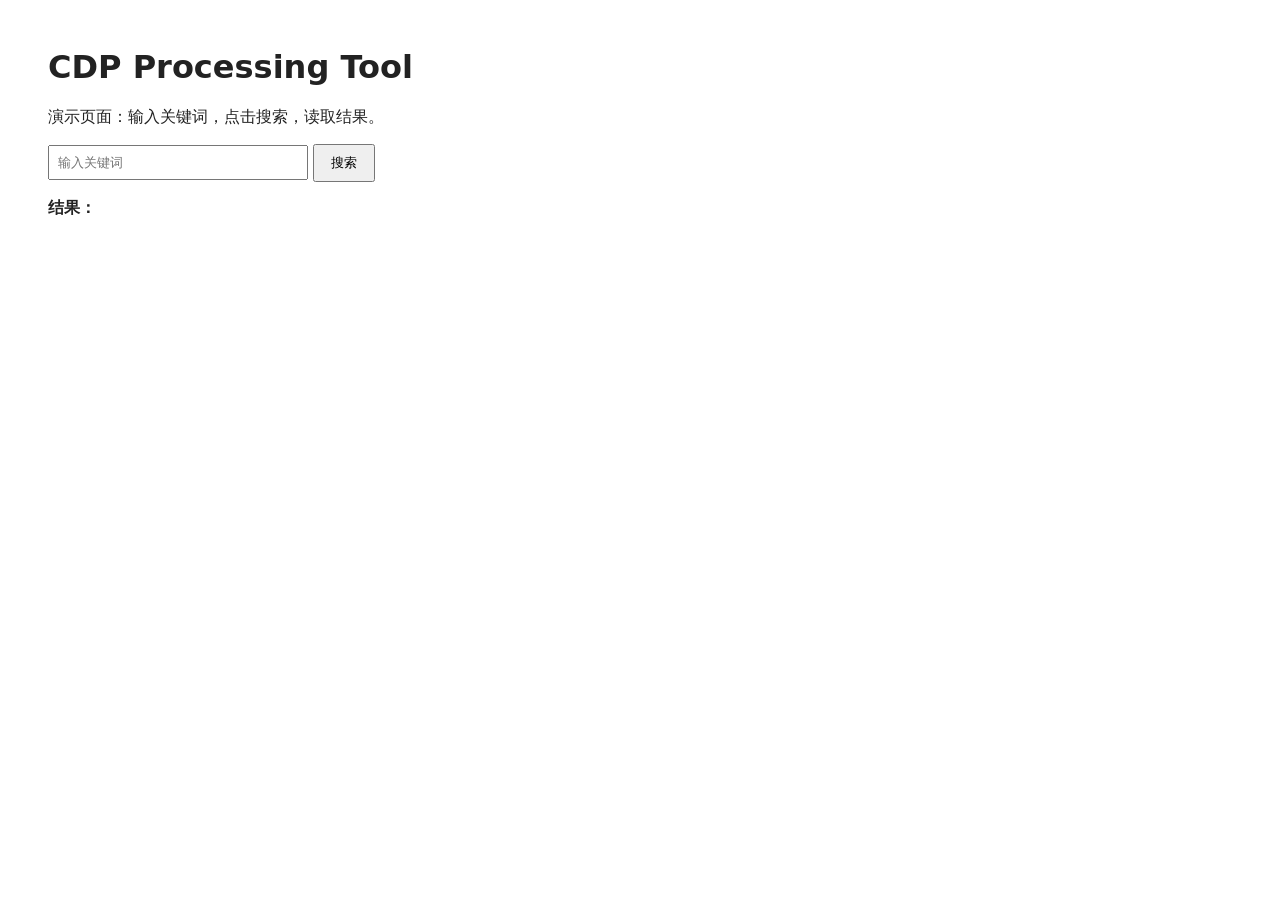
<file: CdpTools/examples/demo_page.html>
<!DOCTYPE html>
<html lang="zh-CN">
<head>
  <meta charset="utf-8">
  <title>CDP Processing Tool - Demo</title>
  <style>
    body { font-family: system-ui, sans-serif; margin: 48px; color: #222; }
    #kw { padding: 8px; width: 240px; }
    #go { padding: 8px 16px; }
    #result { margin-top: 16px; font-weight: 600; }
  </style>
</head>
<body>
  <main id="app">
    <h1 id="title">CDP Processing Tool</h1>
    <p>演示页面：输入关键词，点击搜索，读取结果。</p>
    <input id="kw" class="search-input" placeholder="输入关键词">
    <button id="go" class="btn">搜索</button>
    <p id="result">结果：</p>
  </main>
  <script>
    document.getElementById('go').addEventListener('click', function () {
      var kw = document.getElementById('kw').value.trim();
      document.getElementById('result').textContent = '结果：' + (kw || '（空）');
    });
  </script>
</body>
</html>
</file>
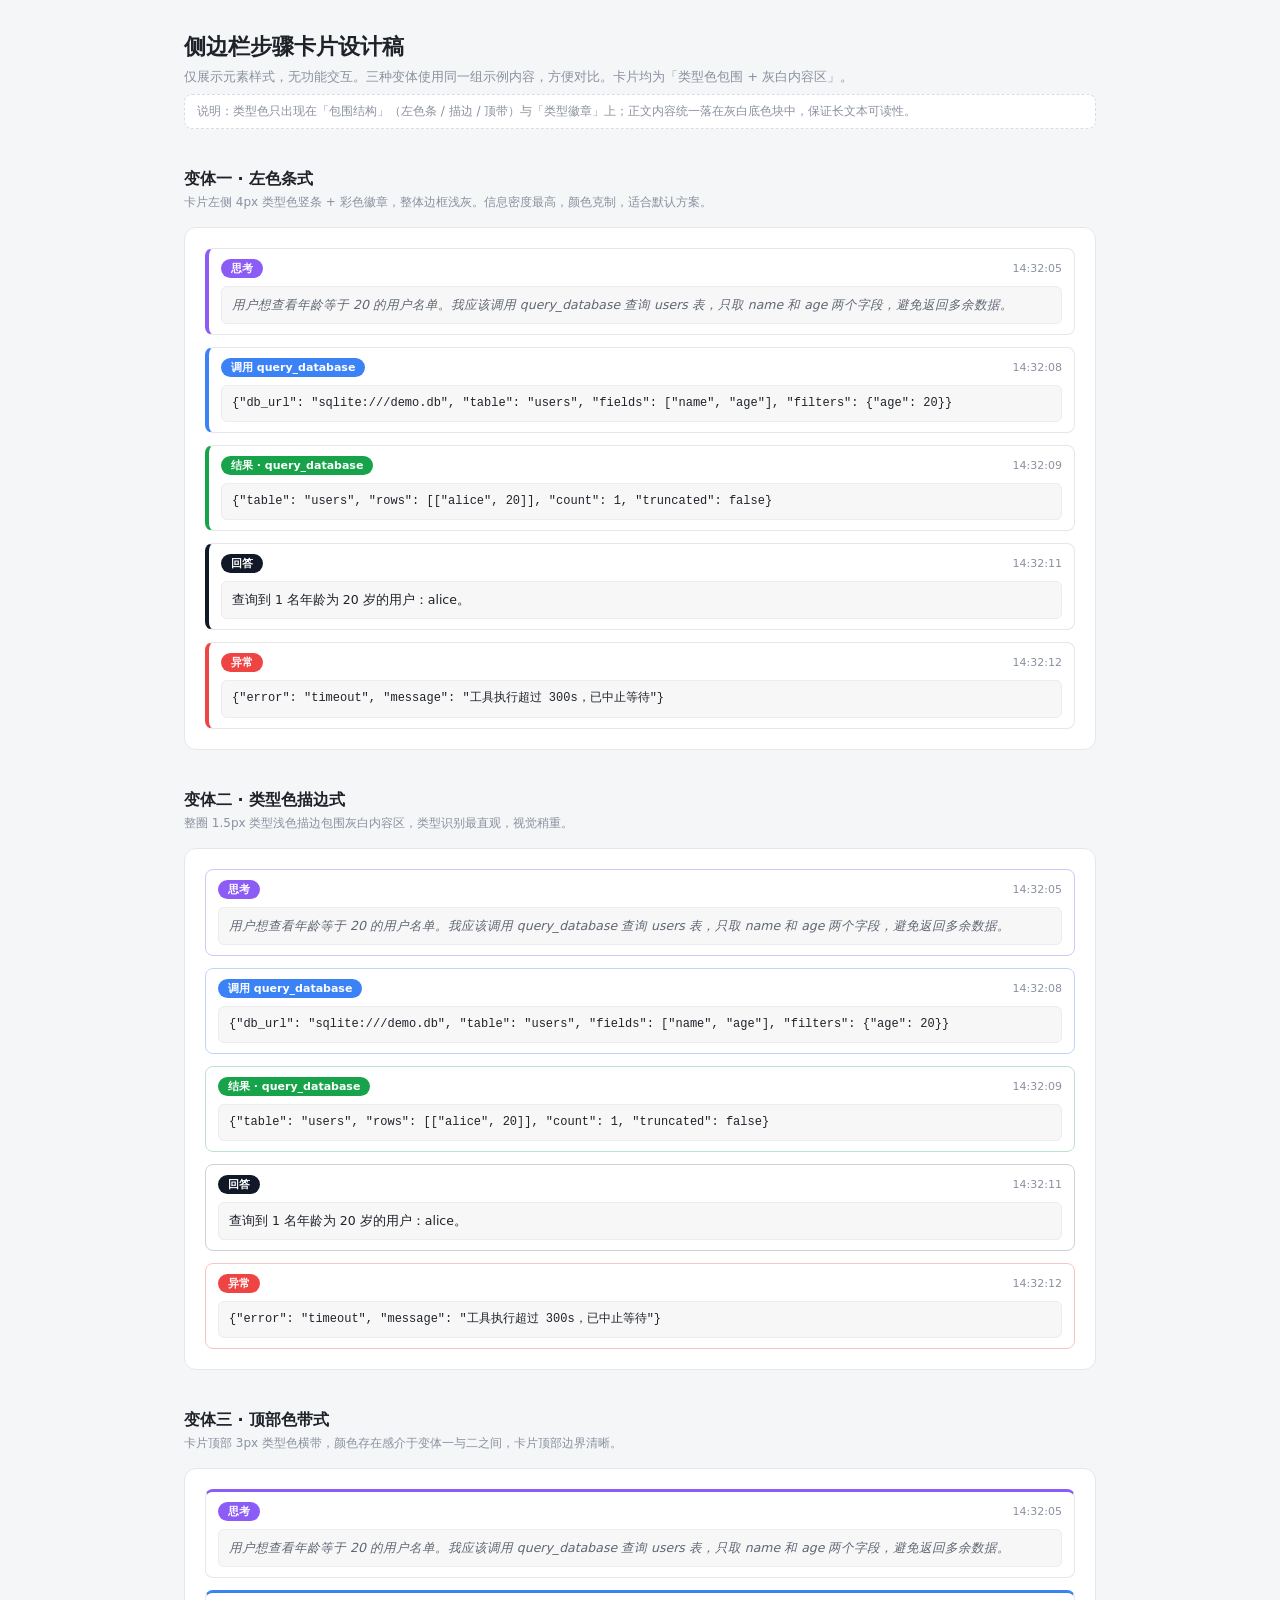
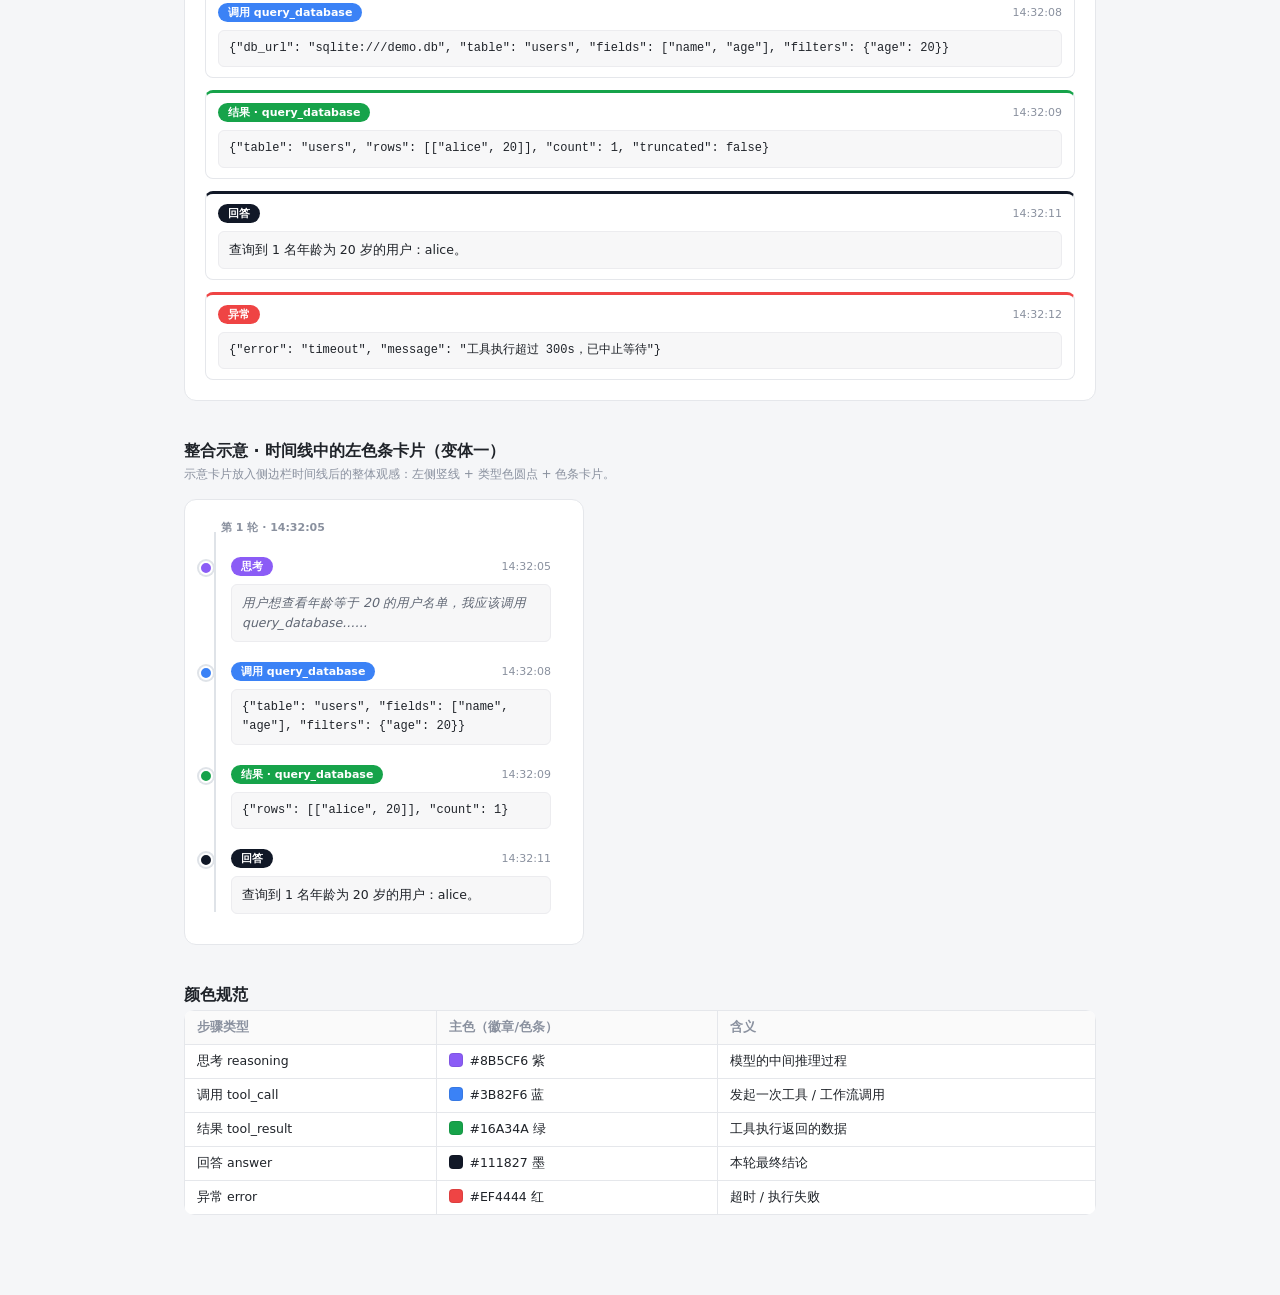
<file: agent/web/static/step-card-design.html>
<!DOCTYPE html>
<html lang="zh-CN">
<head>
<meta charset="UTF-8">
<meta name="viewport" content="width=device-width, initial-scale=1.0">
<title>侧边栏步骤卡片 · 设计稿</title>
<style>
:root {
  --ink: #1f2329;
  --muted: #8a919f;
  --card-bg: #ffffff;
  --body-bg: #f5f6f8;
  --content-bg: #f7f7f8;      /* 卡片内容区：灰白 */
  --content-border: #ececef;

  /* 步骤类型色 */
  --reasoning: #8b5cf6;  --reasoning-soft: #f3eefa;
  --toolcall:   #3b82f6;  --toolcall-soft:   #eaf1fe;
  --toolresult: #16a34a;  --toolresult-soft: #eaf7ef;
  --answer:     #111827;  --answer-soft:     #ececed;
  --error:      #ef4444;  --error-soft:      #fdecec;
}

* { box-sizing: border-box; }

body {
  margin: 0;
  font-family: "Segoe UI", "Microsoft YaHei", system-ui, sans-serif;
  background: var(--body-bg);
  color: var(--ink);
}

.page { max-width: 960px; margin: 0 auto; padding: 32px 24px 80px; }

.page-head h1 { font-size: 22px; margin: 0 0 6px; }
.page-head p { color: var(--muted); font-size: 13px; margin: 0 0 8px; }
.page-head .tip {
  font-size: 12px; color: var(--muted); background: #fff;
  border: 1px dashed #d8dde5; border-radius: 8px; padding: 8px 12px;
}

section { margin-top: 40px; }
section > h2 { font-size: 16px; margin: 0 0 4px; }
section > p.desc { font-size: 12px; color: var(--muted); margin: 0 0 16px; }

.demo {
  border: 1px solid #e5e7eb; border-radius: 12px; background: #fff;
  padding: 20px 20px; display: flex; flex-direction: column; gap: 12px;
}

/* ============ 卡片公共骨架 ============ */
.card {
  border-radius: 8px;
  background: var(--card-bg);
  padding: 10px 12px;
}

.card .head {
  display: flex; align-items: center; justify-content: space-between;
  margin-bottom: 8px;
}

.card .badge {
  font-size: 11px; font-weight: 600; line-height: 1;
  padding: 4px 10px; border-radius: 999px; color: #fff;
}

.card .time {
  font-size: 11px; color: var(--muted);
  font-variant-numeric: tabular-nums;
}

.card .body {
  background: var(--content-bg);            /* 灰白内容区 */
  border: 1px solid var(--content-border);
  border-radius: 6px;
  padding: 8px 10px;
  font-size: 12.5px; line-height: 1.6;
  white-space: pre-wrap; word-break: break-word;
}

.card .body.mono { font-family: "Cascadia Code", Consolas, monospace; font-size: 12px; }
.card.reasoning .body { color: #5f6673; font-style: italic; }

/* 类型色分配 */
.card.reasoning  .badge { background: var(--reasoning); }
.card.toolcall   .badge { background: var(--toolcall); }
.card.toolresult .badge { background: var(--toolresult); }
.card.answer     .badge { background: var(--answer); }
.card.error      .badge { background: var(--error); }

/* ============ 变体 1：左色条 ============ */
.v1 .card { border: 1px solid #e5e7eb; border-left-width: 4px; }
.v1 .card.reasoning  { border-left-color: var(--reasoning); }
.v1 .card.toolcall   { border-left-color: var(--toolcall); }
.v1 .card.toolresult { border-left-color: var(--toolresult); }
.v1 .card.answer     { border-left-color: var(--answer); }
.v1 .card.error      { border-left-color: var(--error); }

/* ============ 变体 2：类型色整圈描边 ============ */
.v2 .card { border: 1.5px solid; }
.v2 .card.reasoning  { border-color: #d6c6f5; }
.v2 .card.toolcall   { border-color: #bfd4fb; }
.v2 .card.toolresult { border-color: #bce3cb; }
.v2 .card.answer     { border-color: #d1d1d4; }
.v2 .card.error      { border-color: #f6c6c6; }

/* ============ 变体 3：顶部色带 ============ */
.v3 .card { border: 1px solid #e5e7eb; border-top: 3px solid; }
.v3 .card.reasoning  { border-top-color: var(--reasoning); }
.v3 .card.toolcall   { border-top-color: var(--toolcall); }
.v3 .card.toolresult { border-top-color: var(--toolresult); }
.v3 .card.answer     { border-top-color: var(--answer); }
.v3 .card.error      { border-top-color: var(--error); }

/* ============ 时间线整合示意（变体1为例） ============ */
.tl-demo {
  border: 1px solid #e5e7eb; border-radius: 12px; background: #fff;
  padding: 20px; max-width: 400px; position: relative;
}
.tl-demo::before {
  content: ""; position: absolute; left: 29px; top: 32px; bottom: 32px;
  width: 2px; background: #dfe3e8;
}
.tl-demo .round-title {
  font-size: 11px; font-weight: 700; color: var(--muted); margin: 0 0 12px 16px;
}
.tl-demo .card { position: relative; margin-left: 14px; }
.tl-demo .card::before {
  content: ""; position: absolute; left: -20px; top: 14px;
  width: 10px; height: 10px; border-radius: 50%;
  border: 2px solid #fff; box-shadow: 0 0 0 2px #dfe3e8;
}
.tl-demo .card.reasoning::before  { background: var(--reasoning); }
.tl-demo .card.toolcall::before   { background: var(--toolcall); }
.tl-demo .card.toolresult::before { background: var(--toolresult); }
.tl-demo .card.answer::before     { background: var(--answer); }

/* ============ 颜色规范表 ============ */
table.spec { border-collapse: collapse; width: 100%; background: #fff; border-radius: 10px; overflow: hidden; font-size: 12.5px; }
table.spec th, table.spec td { border: 1px solid #e5e7eb; padding: 8px 12px; text-align: left; }
table.spec th { background: #fafafa; color: var(--muted); font-weight: 600; }
.swatch { display: inline-block; width: 14px; height: 14px; border-radius: 4px; vertical-align: -2px; margin-right: 6px; border: 1px solid rgba(0,0,0,.08); }
</style>
</head>
<body>
<div class="page">

  <div class="page-head">
    <h1>侧边栏步骤卡片设计稿</h1>
    <p>仅展示元素样式，无功能交互。三种变体使用同一组示例内容，方便对比。卡片均为「类型色包围 + 灰白内容区」。</p>
    <div class="tip">说明：类型色只出现在「包围结构」（左色条 / 描边 / 顶带）与「类型徽章」上；正文内容统一落在灰白底色块中，保证长文本可读性。</div>
  </div>

  <!-- ============ 变体 1 ============ -->
  <section>
    <h2>变体一 · 左色条式</h2>
    <p class="desc">卡片左侧 4px 类型色竖条 + 彩色徽章，整体边框浅灰。信息密度最高，颜色克制，适合默认方案。</p>
    <div class="demo v1">
      <div class="card reasoning">
        <div class="head"><span class="badge">思考</span><span class="time">14:32:05</span></div>
        <div class="body">用户想查看年龄等于 20 的用户名单。我应该调用 query_database 查询 users 表，只取 name 和 age 两个字段，避免返回多余数据。</div>
      </div>
      <div class="card toolcall">
        <div class="head"><span class="badge">调用 query_database</span><span class="time">14:32:08</span></div>
        <div class="body mono">{"db_url": "sqlite:///demo.db", "table": "users", "fields": ["name", "age"], "filters": {"age": 20}}</div>
      </div>
      <div class="card toolresult">
        <div class="head"><span class="badge">结果 · query_database</span><span class="time">14:32:09</span></div>
        <div class="body mono">{"table": "users", "rows": [["alice", 20]], "count": 1, "truncated": false}</div>
      </div>
      <div class="card answer">
        <div class="head"><span class="badge">回答</span><span class="time">14:32:11</span></div>
        <div class="body">查询到 1 名年龄为 20 岁的用户：alice。</div>
      </div>
      <div class="card error">
        <div class="head"><span class="badge">异常</span><span class="time">14:32:12</span></div>
        <div class="body mono">{"error": "timeout", "message": "工具执行超过 300s，已中止等待"}</div>
      </div>
    </div>
  </section>

  <!-- ============ 变体 2 ============ -->
  <section>
    <h2>变体二 · 类型色描边式</h2>
    <p class="desc">整圈 1.5px 类型浅色描边包围灰白内容区，类型识别最直观，视觉稍重。</p>
    <div class="demo v2">
      <div class="card reasoning">
        <div class="head"><span class="badge">思考</span><span class="time">14:32:05</span></div>
        <div class="body">用户想查看年龄等于 20 的用户名单。我应该调用 query_database 查询 users 表，只取 name 和 age 两个字段，避免返回多余数据。</div>
      </div>
      <div class="card toolcall">
        <div class="head"><span class="badge">调用 query_database</span><span class="time">14:32:08</span></div>
        <div class="body mono">{"db_url": "sqlite:///demo.db", "table": "users", "fields": ["name", "age"], "filters": {"age": 20}}</div>
      </div>
      <div class="card toolresult">
        <div class="head"><span class="badge">结果 · query_database</span><span class="time">14:32:09</span></div>
        <div class="body mono">{"table": "users", "rows": [["alice", 20]], "count": 1, "truncated": false}</div>
      </div>
      <div class="card answer">
        <div class="head"><span class="badge">回答</span><span class="time">14:32:11</span></div>
        <div class="body">查询到 1 名年龄为 20 岁的用户：alice。</div>
      </div>
      <div class="card error">
        <div class="head"><span class="badge">异常</span><span class="time">14:32:12</span></div>
        <div class="body mono">{"error": "timeout", "message": "工具执行超过 300s，已中止等待"}</div>
      </div>
    </div>
  </section>

  <!-- ============ 变体 3 ============ -->
  <section>
    <h2>变体三 · 顶部色带式</h2>
    <p class="desc">卡片顶部 3px 类型色横带，颜色存在感介于变体一与二之间，卡片顶部边界清晰。</p>
    <div class="demo v3">
      <div class="card reasoning">
        <div class="head"><span class="badge">思考</span><span class="time">14:32:05</span></div>
        <div class="body">用户想查看年龄等于 20 的用户名单。我应该调用 query_database 查询 users 表，只取 name 和 age 两个字段，避免返回多余数据。</div>
      </div>
      <div class="card toolcall">
        <div class="head"><span class="badge">调用 query_database</span><span class="time">14:32:08</span></div>
        <div class="body mono">{"db_url": "sqlite:///demo.db", "table": "users", "fields": ["name", "age"], "filters": {"age": 20}}</div>
      </div>
      <div class="card toolresult">
        <div class="head"><span class="badge">结果 · query_database</span><span class="time">14:32:09</span></div>
        <div class="body mono">{"table": "users", "rows": [["alice", 20]], "count": 1, "truncated": false}</div>
      </div>
      <div class="card answer">
        <div class="head"><span class="badge">回答</span><span class="time">14:32:11</span></div>
        <div class="body">查询到 1 名年龄为 20 岁的用户：alice。</div>
      </div>
      <div class="card error">
        <div class="head"><span class="badge">异常</span><span class="time">14:32:12</span></div>
        <div class="body mono">{"error": "timeout", "message": "工具执行超过 300s，已中止等待"}</div>
      </div>
    </div>
  </section>

  <!-- ============ 时间线整合示意 ============ -->
  <section>
    <h2>整合示意 · 时间线中的左色条卡片（变体一）</h2>
    <p class="desc">示意卡片放入侧边栏时间线后的整体观感：左侧竖线 + 类型色圆点 + 色条卡片。</p>
    <div class="tl-demo">
      <div class="round-title">第 1 轮 · 14:32:05</div>
      <div class="card reasoning">
        <div class="head"><span class="badge">思考</span><span class="time">14:32:05</span></div>
        <div class="body">用户想查看年龄等于 20 的用户名单，我应该调用 query_database……</div>
      </div>
      <div class="card toolcall">
        <div class="head"><span class="badge">调用 query_database</span><span class="time">14:32:08</span></div>
        <div class="body mono">{"table": "users", "fields": ["name", "age"], "filters": {"age": 20}}</div>
      </div>
      <div class="card toolresult">
        <div class="head"><span class="badge">结果 · query_database</span><span class="time">14:32:09</span></div>
        <div class="body mono">{"rows": [["alice", 20]], "count": 1}</div>
      </div>
      <div class="card answer">
        <div class="head"><span class="badge">回答</span><span class="time">14:32:11</span></div>
        <div class="body">查询到 1 名年龄为 20 岁的用户：alice。</div>
      </div>
    </div>
  </section>

  <!-- ============ 颜色规范 ============ -->
  <section>
    <h2>颜色规范</h2>
    <table class="spec">
      <tr><th>步骤类型</th><th>主色（徽章/色条）</th><th>含义</th></tr>
      <tr><td>思考 reasoning</td><td><span class="swatch" style="background:#8b5cf6"></span>#8B5CF6 紫</td><td>模型的中间推理过程</td></tr>
      <tr><td>调用 tool_call</td><td><span class="swatch" style="background:#3b82f6"></span>#3B82F6 蓝</td><td>发起一次工具 / 工作流调用</td></tr>
      <tr><td>结果 tool_result</td><td><span class="swatch" style="background:#16a34a"></span>#16A34A 绿</td><td>工具执行返回的数据</td></tr>
      <tr><td>回答 answer</td><td><span class="swatch" style="background:#111827"></span>#111827 墨</td><td>本轮最终结论</td></tr>
      <tr><td>异常 error</td><td><span class="swatch" style="background:#ef4444"></span>#EF4444 红</td><td>超时 / 执行失败</td></tr>
    </table>
  </section>

</div>
</body>
</html>
</file>
